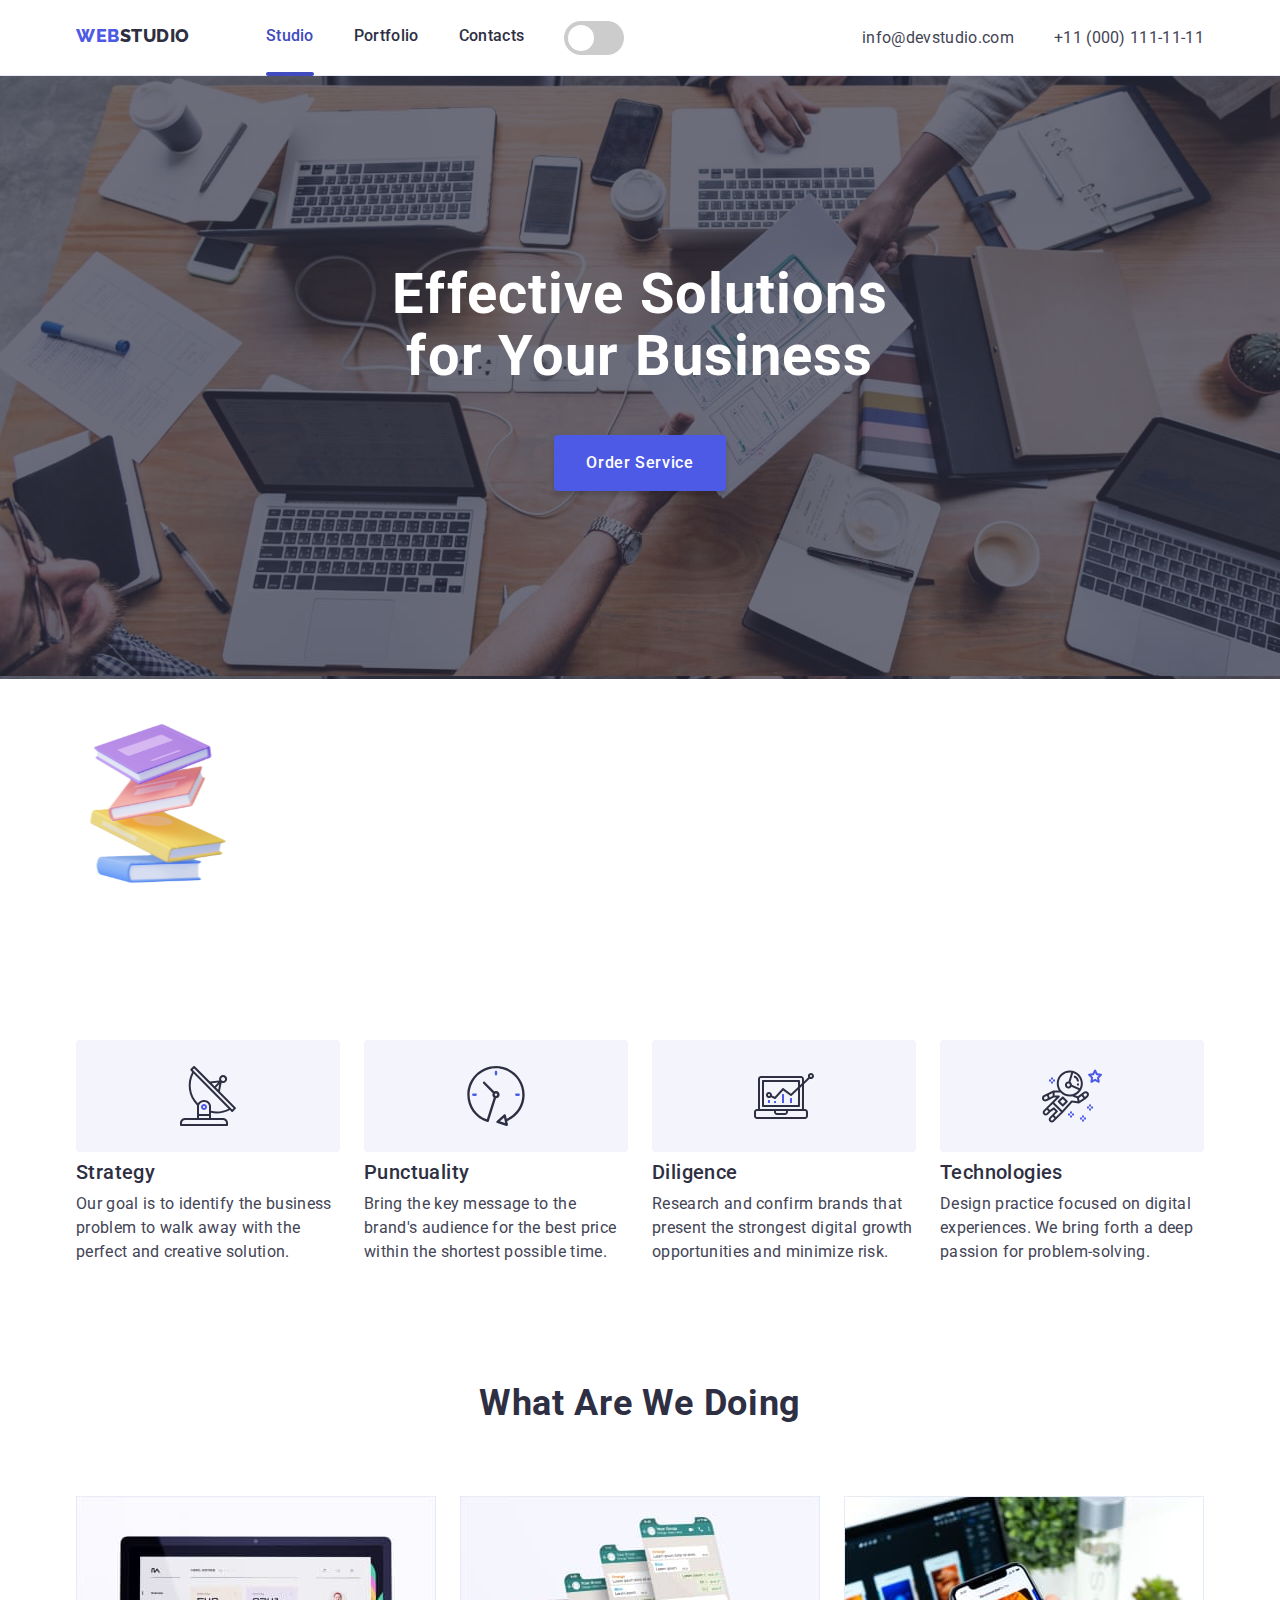
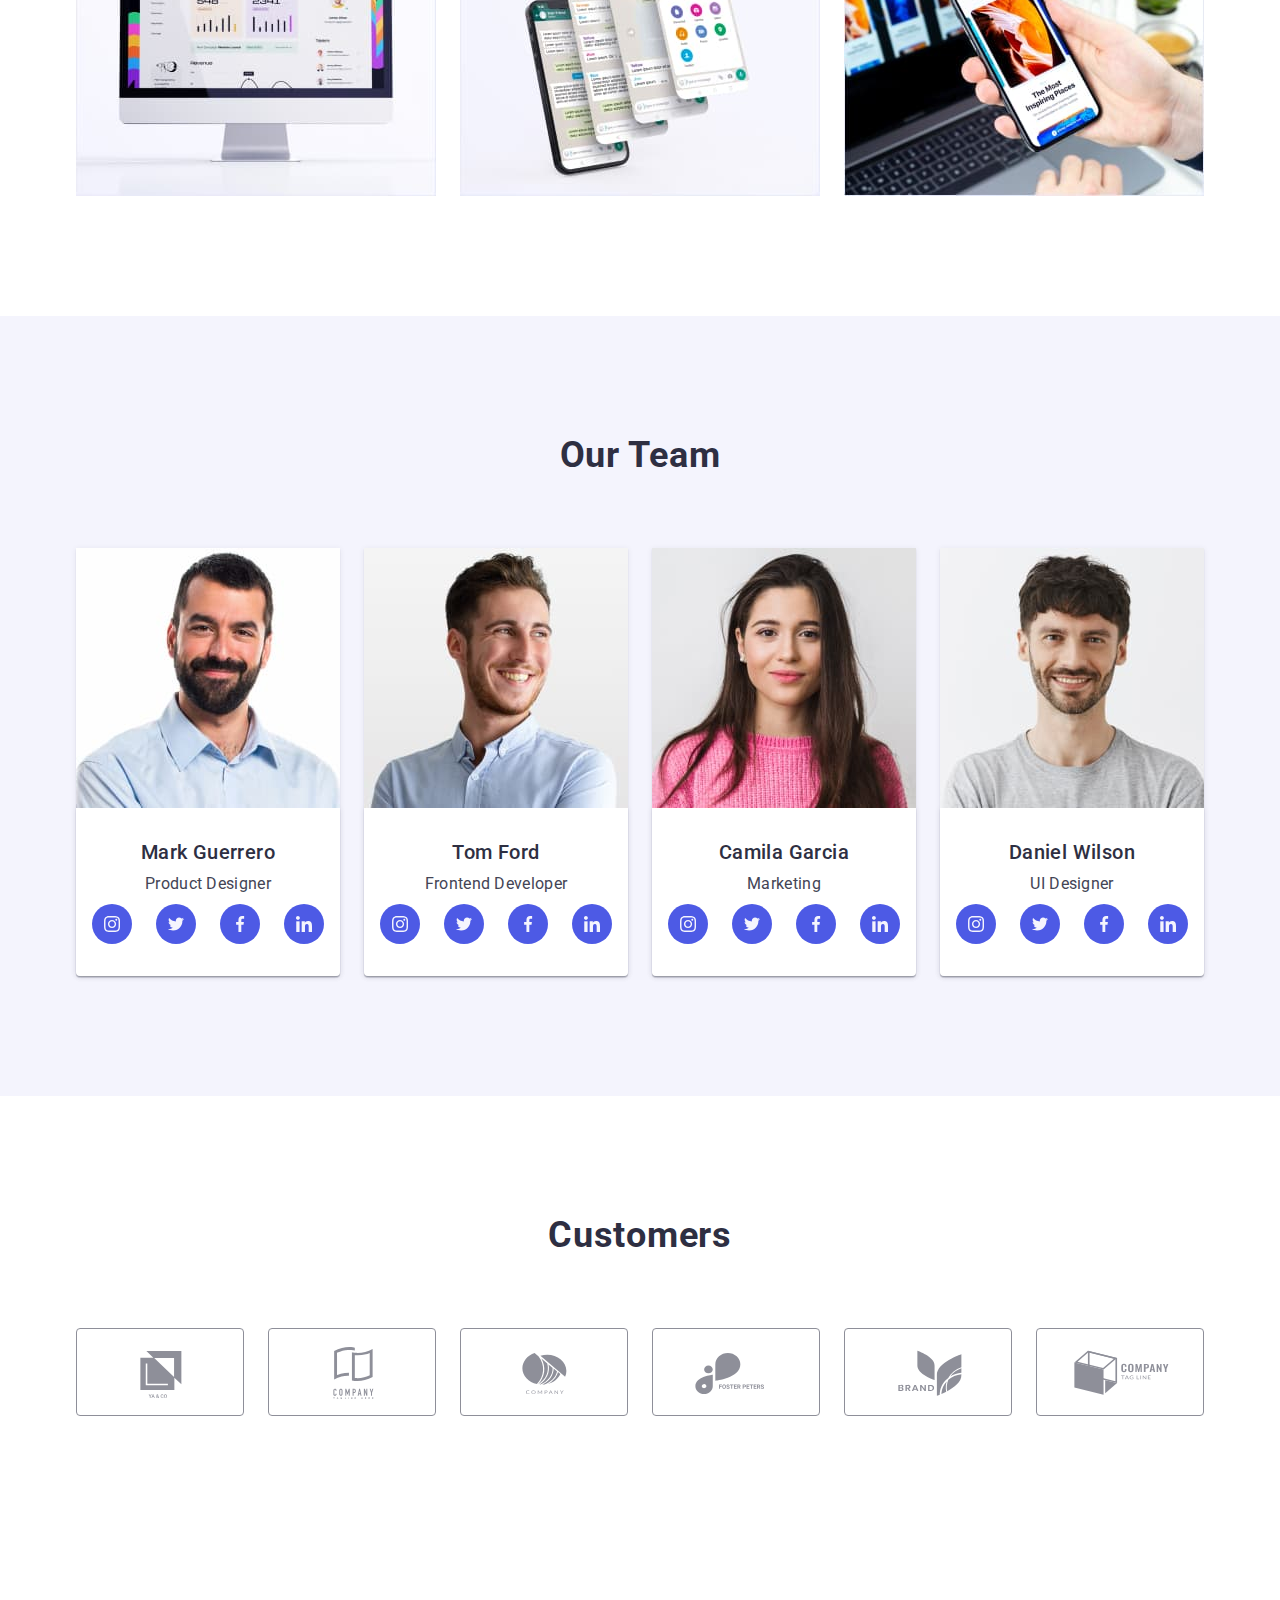
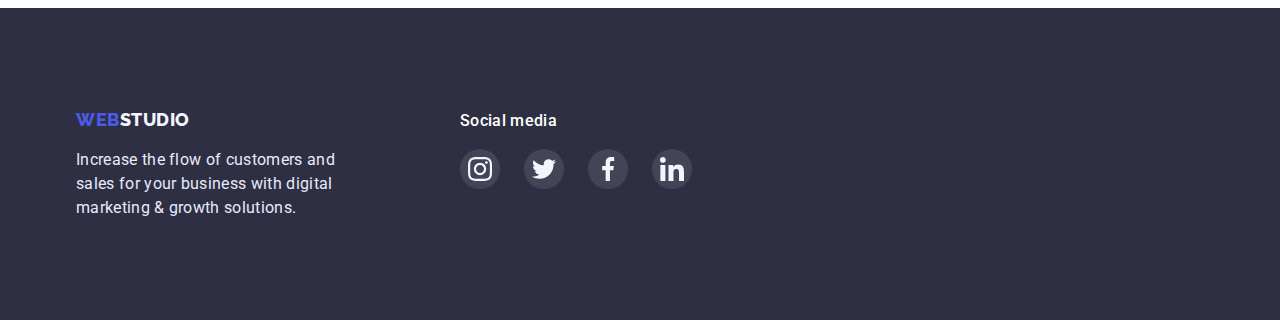
<file: index.html>
<!DOCTYPE html>
<html lang="en">
  <head>
    <meta charset="UTF-8" />
    <meta http-equiv="X-UA-Compatible" content="IE=edge" />
    <meta name="viewport" content="width=device-width, initial-scale=1.0" />
    <title>Web Studio (Version 3.0)</title>
    <link rel="preconnect" href="https://fonts.googleapis.com" />
    <link rel="preconnect" href="https://fonts.gstatic.com" crossorigin />
    <link
      href="https://fonts.googleapis.com/css2?family=Raleway:wght@800&family=Roboto:wght@400;500;700;900&display=swap"
      rel="stylesheet"
    />
    <link
      rel="stylesheet"
      href="https://cdnjs.cloudflare.com/ajax/libs/modern-normalize/1.0.0/modern-normalize.min.css"
    />
    <link rel="stylesheet" type="text/css" href="css/style.css" />
  </head>
  <body>
    <!-- Main menu -->
    <header class="header-main">
      <div class="header-container container">
        <nav class="nav-menu">
          <a class="logo-text" href="./index.html"
            ><span class="logo-color">WEB</span>STUDIO</a
          >
          <ul class="nav-list">
            <li>
              <a class="nav-link current" href="./index.html">Studio</a>
            </li>
            <li>
              <a class="nav-link" href="./portfolio.html">Portfolio</a>
            </li>
            <li>
              <a class="nav-link" href="">Contacts</a>
            </li>
            <li>
              <!-- Rounded switch -->
            </li>
          </ul>
        </nav>
        <label class="switch">
          <input type="checkbox" />
          <span class="slider round"></span>
        </label>
        <!-- Address Block -->
        <address class="address-block">
          <ul class="address-list">
            <li>
              <a class="address-list-item" href="mailto:info@devstudio.com"
                >info@devstudio.com
              </a>
            </li>
            <li>
              <a class="address-list-item" href="tel:+110001111111"
                >+11 (000) 111-11-11</a
              >
            </li>
          </ul>
        </address>
      </div>
    </header>
    <!-- Base menu -->
    <main>
      <!-- section 1 -->

      <section class="section section-hero">
        <div class="container">
          <div class="hero-content">
            <h1 class="title-btn">Effective Solutions for Your Business</h1>
            <button class="btn" type="button" data-modal-open>
              Order Service
            </button>
          </div>
        </div>
      </section>
      <div class="cover">
        <img class="img" src="images/IMG_9606 1.svg" alt="books" />
      </div>
      <!-- section 2 -->
      <section class="section">
        <!-- Feature 1 -->
        <h2 hidden>features</h2>
        <div class="container">
          <ul class="list-features">
            <li class="item-features">
              <div class="icon-features">
                <svg width="60px" height="64px">
                  <use href="./images/icons.svg#icon-antenna-1"></use>
                </svg>
              </div>
              <h3 class="title-features">Strategy</h3>
              <p class="text-features">
                Our goal is to identify the business problem to walk away with
                the perfect and creative solution.
              </p>
            </li>
            <li class="item-features">
              <div class="icon-features">
                <svg width="60px" height="64px">
                  <use href="./images/icons.svg#icon-clock-1"></use>
                </svg>
              </div>
              <h3 class="title-features">Punctuality</h3>
              <p class="text-features">
                Bring the key message to the brand's audience for the best price
                within the shortest possible time.
              </p>
            </li>
            <li class="item-features">
              <div class="icon-features">
                <svg width="60px" height="64px">
                  <use href="./images/icons.svg#icon-diagram-1"></use>
                </svg>
              </div>
              <h3 class="title-features">Diligence</h3>
              <p class="text-features">
                Research and confirm brands that present the strongest digital
                growth opportunities and minimize risk.
              </p>
            </li>
            <li class="item-features">
              <div class="icon-features">
                <svg width="60px" height="64px">
                  <use href="./images/icons.svg#icon-astronaut-1"></use>
                </svg>
              </div>
              <h3 class="title-features">Technologies</h3>
              <p class="text-features">
                Design practice focused on digital experiences. We bring forth a
                deep passion for problem-solving.
              </p>
            </li>
          </ul>
        </div>
      </section>
      <!-- section 3 -->
      <section class="section section-skills">
        <h2 class="title-section">What are we doing</h2>
        <div class="container">
          <ul class="list-skills">
            <li class="item-skills">
              <img
                src="./images/Rect1.jpg"
                alt="Diagramm on the display"
                width="360"
                height="300"
              />
            </li>
            <li class="item-skills">
              <img
                src="./images/Rect2.jpg"
                alt="Messengers on the display smartphone"
                width="360"
                height="300"
              />
            </li>
            <li class="item-skills">
              <img
                src="./images/Rect3.jpg"
                alt="Smartphone in the hand"
                width="360"
                height="300"
              />
            </li>
          </ul>
        </div>
      </section>
      <!-- section 4 -->
      <section class="section section-team">
        <h2 class="title-section">Our Team</h2>
        <div class="container">
          <ul class="list-team">
            <li class="item-team">
              <img
                src="./images/faetures1.jpg"
                alt="M.Guerrrero"
                width="264"
                height="260"
              />
              <div class="wrap-card">
                <h3 class="title-name">Mark Guerrero</h3>
                <p class="title-major">Product Designer</p>
                <ul class="list-social-media-team">
                  <li class="item-social-media">
                    <a href="" class="link-social-media">
                      <svg class="icon-social-media" width="16" height="16">
                        <use href="./images/icons.svg#icon-instagram"></use>
                      </svg>
                    </a>
                  </li>
                  <li class="item-social-media">
                    <a href="" class="link-social-media">
                      <svg class="icon-social-media" width="16" height="16">
                        <use href="./images/icons.svg#icon-twitter"></use>
                      </svg>
                    </a>
                  </li>
                  <li class="item-social-media">
                    <a href="" class="link-social-media">
                      <svg class="icon-social-media" width="16" height="16">
                        <use href="./images/icons.svg#icon-facebook"></use>
                      </svg>
                    </a>
                  </li>
                  <li class="item-social-media">
                    <a href="" class="link-social-media">
                      <svg class="icon-social-media" width="16" height="16">
                        <use href="./images/icons.svg#icon-linkedin"></use>
                      </svg>
                    </a>
                  </li>
                </ul>
              </div>
            </li>
            <li class="item-team">
              <img
                src="./images/features2.jpg"
                alt="Tom Ford"
                width="264"
                height="260"
              />
              <div class="wrap-card">
                <h3 class="title-name">Tom Ford</h3>
                <p class="title-major">Frontend Developer</p>
                <ul class="list-social-media-team">
                  <li class="item-social-media">
                    <a href="" class="link-social-media">
                      <svg class="icon-social-media" width="16" height="16">
                        <use href="./images/icons.svg#icon-instagram"></use>
                      </svg>
                    </a>
                  </li>
                  <li class="item-social-media">
                    <a href="" class="link-social-media">
                      <svg class="icon-social-media" width="16" height="16">
                        <use href="./images/icons.svg#icon-twitter"></use>
                      </svg>
                    </a>
                  </li>
                  <li class="item-social-media">
                    <a href="" class="link-social-media">
                      <svg class="icon-social-media" width="16" height="16">
                        <use href="./images/icons.svg#icon-facebook"></use>
                      </svg>
                    </a>
                  </li>
                  <li class="item-social-media">
                    <a href="" class="link-social-media">
                      <svg class="icon-social-media" width="16" height="16">
                        <use href="./images/icons.svg#icon-linkedin"></use>
                      </svg>
                    </a>
                  </li>
                </ul>
              </div>
            </li>
            <li class="item-team">
              <img
                src="./images/features3.jpg"
                alt="Camila Garcia"
                width="264"
                height="260"
              />
              <div class="wrap-card">
                <h3 class="title-name">Camila Garcia</h3>
                <p class="title-major">Marketing</p>
                <ul class="list-social-media-team">
                  <li class="item-social-media">
                    <a href="" class="link-social-media">
                      <svg class="icon-social-media" width="16" height="16">
                        <use href="./images/icons.svg#icon-instagram"></use>
                      </svg>
                    </a>
                  </li>
                  <li class="item-social-media">
                    <a href="" class="link-social-media">
                      <svg class="icon-social-media" width="16" height="16">
                        <use href="./images/icons.svg#icon-twitter"></use>
                      </svg>
                    </a>
                  </li>
                  <li class="item-social-media">
                    <a href="" class="link-social-media">
                      <svg class="icon-social-media" width="16" height="16">
                        <use href="./images/icons.svg#icon-facebook"></use>
                      </svg>
                    </a>
                  </li>
                  <li class="item-social-media">
                    <a href="" class="link-social-media">
                      <svg class="icon-social-media" width="16" height="16">
                        <use href="./images/icons.svg#icon-linkedin"></use>
                      </svg>
                    </a>
                  </li>
                </ul>
              </div>
            </li>
            <li class="item-team">
              <img
                src="./images/features4.jpg"
                alt="Daniel Wilson"
                width="264"
                height="260"
              />
              <div class="wrap-card">
                <h3 class="title-name">Daniel Wilson</h3>
                <p class="title-major">UI Designer</p>
                <ul class="list-social-media-team">
                  <li class="item-social-media">
                    <a href="" class="link-social-media">
                      <svg class="icon-social-media" width="16" height="16">
                        <use href="./images/icons.svg#icon-instagram"></use>
                      </svg>
                    </a>
                  </li>
                  <li class="item-social-media">
                    <a href="" class="link-social-media">
                      <svg class="icon-social-media" width="16" height="16">
                        <use href="./images/icons.svg#icon-twitter"></use>
                      </svg>
                    </a>
                  </li>
                  <li class="item-social-media">
                    <a href="" class="link-social-media">
                      <svg class="icon-social-media" width="16" height="16">
                        <use href="./images/icons.svg#icon-facebook"></use>
                      </svg>
                    </a>
                  </li>
                  <li class="item-social-media">
                    <a href="" class="link-social-media">
                      <svg class="icon-social-media" width="16" height="16">
                        <use href="./images/icons.svg#icon-linkedin"></use>
                      </svg>
                    </a>
                  </li>
                </ul>
              </div>
            </li>
          </ul>
        </div>
      </section>
      <section class="section customers">
        <h2 class="title-section">Customers</h2>
        <ul class="list-customers">
          <li class="customers-item">
            <a class="customers-link" href="">
              <svg class="customers-icon">
                <use href="./images/icons.svg#icon-logo"></use>
              </svg>
            </a>
          </li>
          <li class="customers-item">
            <a class="customers-link" href="">
              <svg class="customers-icon">
                <use href="./images/icons.svg#icon-logo1"></use>
              </svg>
            </a>
          </li>
          <li class="customers-item">
            <a class="customers-link" href="">
              <svg class="customers-icon">
                <use href="./images/icons.svg#icon-logo2"></use>
              </svg>
            </a>
          </li>
          <li class="customers-item">
            <a class="customers-link" href="">
              <svg class="customers-icon">
                <use href="./images/icons.svg#icon-logo3"></use>
              </svg>
            </a>
          </li>
          <li class="customers-item">
            <a class="customers-link" href="">
              <svg class="customers-icon">
                <use href="./images/icons.svg#icon-logo4"></use>
              </svg>
            </a>
          </li>
          <li class="customers-item">
            <a class="customers-link" href="">
              <svg class="customers-icon">
                <use href="./images/icons.svg#icon-logo5"></use>
              </svg>
            </a>
          </li>
        </ul>
      </section>
    </main>
    <!-- footer -->
    <footer class="footer">
      <div class="container">
        <div class="footer-container">
          <a class="footer-logo-text" href="./index.html"
            ><span class="logo-color">Web</span>Studio</a
          >
          <p class="text-footer">
            Increase the flow of customers and sales for your business with
            digital marketing & growth solutions.
          </p>
        </div>
        <div class="footer-social-media">
          <p class="footer-title">Social media</p>
          <ul class="footer-list">
            <li class="footer-item">
              <a class="footer-link" href="">
                <svg class="footer-icon" width="24" height="24">
                  <use href="./images/icons.svg#icon-instagram"></use>
                </svg>
              </a>
            </li>
            <li class="footer-item">
              <a class="footer-link" href="">
                <svg class="footer-icon" width="24" height="24">
                  <use href="./images/icons.svg#icon-twitter"></use>
                </svg>
              </a>
            </li>
            <li class="footer-item">
              <a class="footer-link" href="">
                <svg class="footer-icon" width="24" height="24">
                  <use href="./images/icons.svg#icon-facebook"></use>
                </svg>
              </a>
            </li>
            <li class="footer-item">
              <a class="footer-link" href="">
                <svg class="footer-icon" width="24" height="24">
                  <use href="./images/icons.svg#icon-linkedin"></use>
                </svg>
              </a>
            </li>
          </ul>
        </div>
      </div>
    </footer>
    <div class="backdrop is-hidden" data-modal>
      <div class="modal">
        <button class="btn-modal" type="button" data-modal-close>
          <svg class="footer-icon" width="24" height="24">
            <use href="./images/icons.svg#icon-vector"></use>
          </svg>
        </button>
      </div>
    </div>
    <script src="./js/modal.js"></script>
    <script type="module" src="./js/toggle-themes.js"></script>
  </body>
</html>
</file>
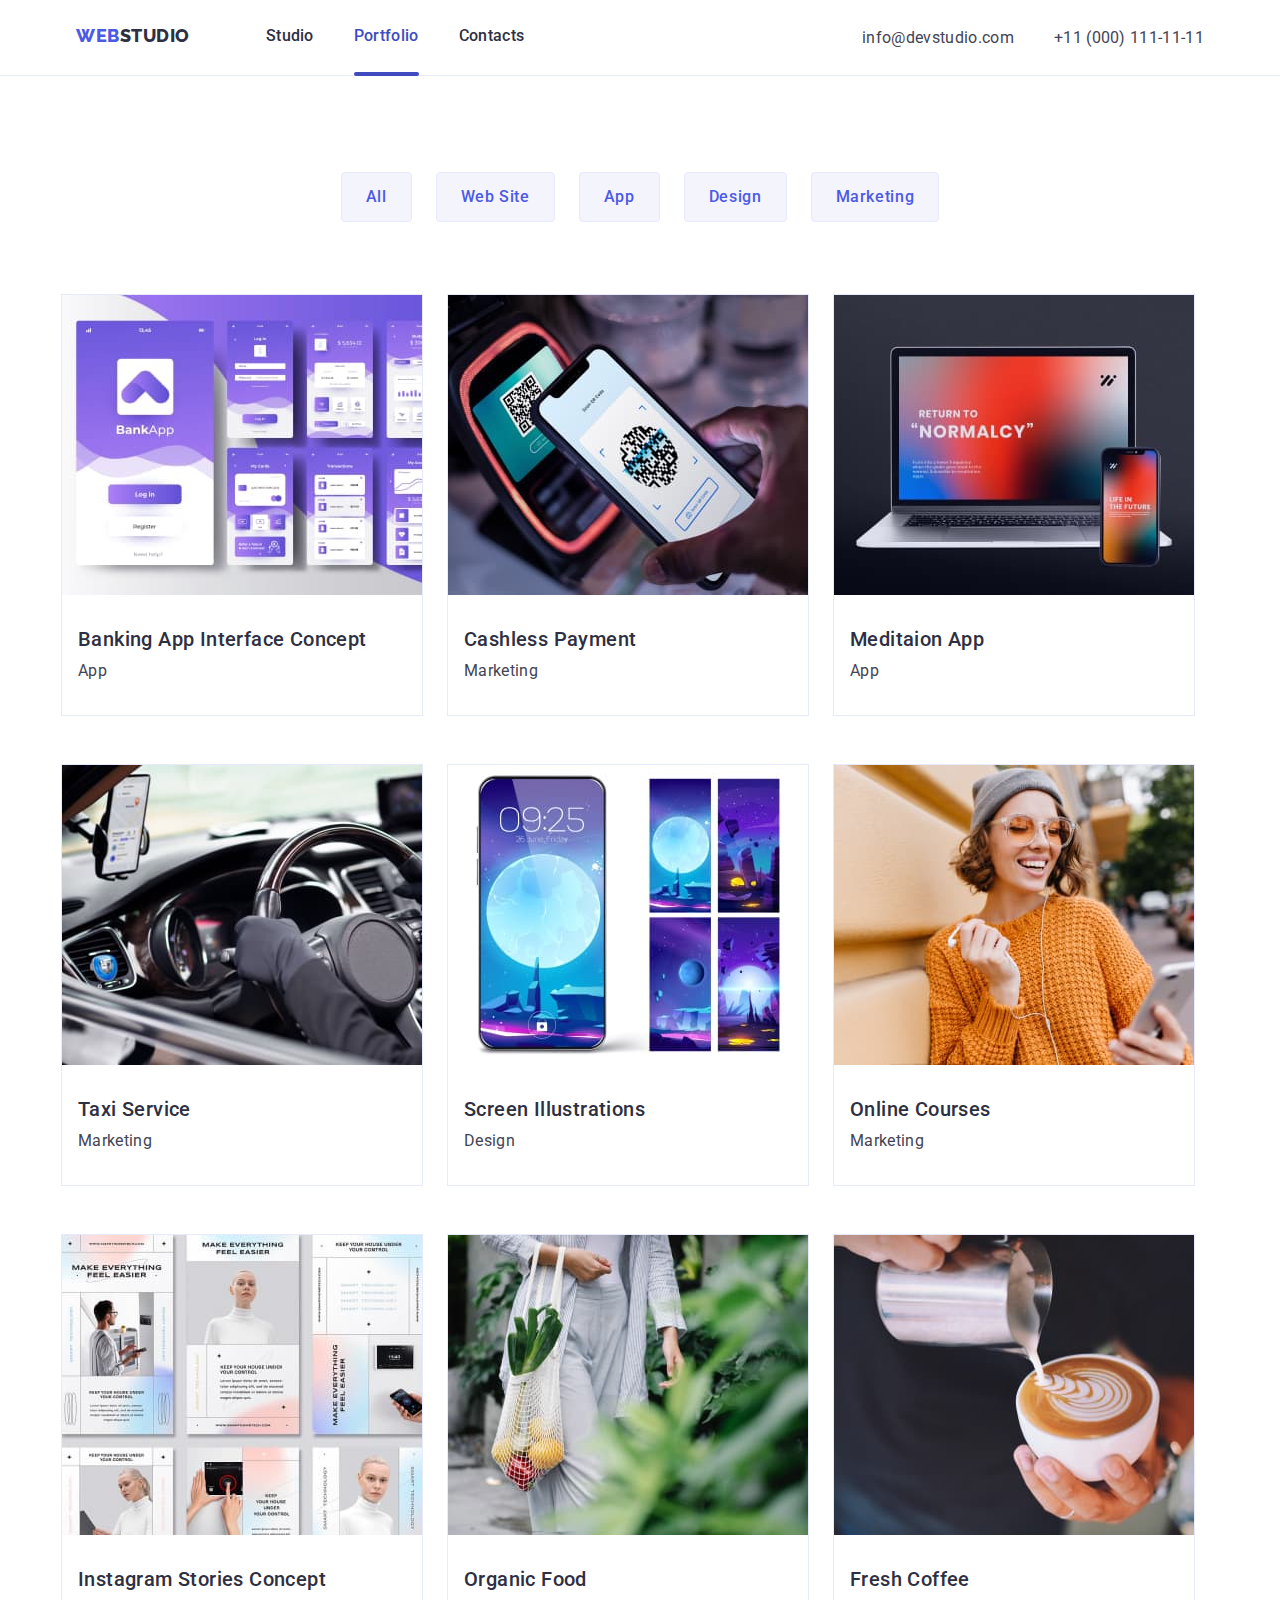
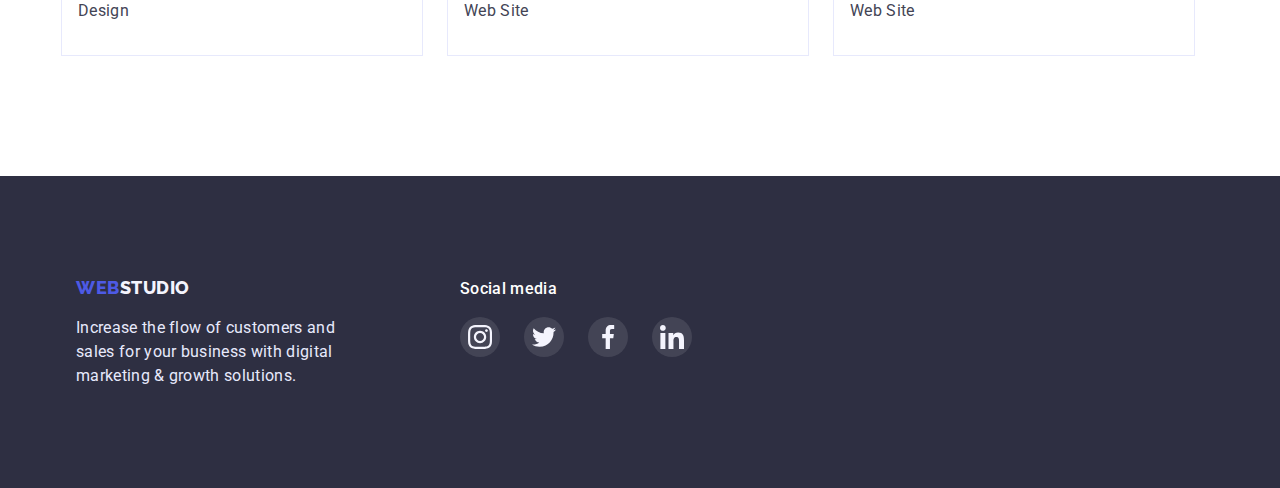
<file: portfolio.html>
<!DOCTYPE html>
<html lang="en">
  <head>
    <meta charset="UTF-8" />
    <meta http-equiv="X-UA-Compatible" content="IE=edge" />
    <meta name="viewport" content="width=device-width, initial-scale=1.0" />
    <title>Web Studio (Version 3.0)</title>
    <link rel="preconnect" href="https://fonts.googleapis.com" />
    <link rel="preconnect" href="https://fonts.gstatic.com" crossorigin />
    <link
      href="https://fonts.googleapis.com/css2?family=Raleway:wght@800&family=Roboto:wght@400;500;700;900&display=swap"
      rel="stylesheet"
    />
    <link
      rel="stylesheet"
      href="https://cdnjs.cloudflare.com/ajax/libs/modern-normalize/1.0.0/modern-normalize.min.css"
    />
    <link href="./css/style.css" rel="stylesheet" type="text/css" />
  </head>
  <body>
    <!-- Main menu -->
    <header class="header-main">
      <div class="header-container container">
        <nav class="nav-menu">
          <a class="logo-text" href="./index.html"
            ><span class="logo-color">Web</span>Studio</a
          >
          <ul class="nav-list">
            <li><a class="nav-link" href="./index.html">Studio</a></li>
            <li>
              <a class="nav-link current" href="./portfolio.html">Portfolio</a>
            </li>
            <li><a class="nav-link" href="">Contacts</a></li>
          </ul>
        </nav>
        <!-- Address Block -->
        <address class="address-block">
          <ul class="address-list">
            <li>
              <a class="address-list-item" href="mailto:info@devstudio.com"
                >info@devstudio.com
              </a>
            </li>
            <li>
              <a class="address-list-item" href="tel:+110001111111"
                >+11 (000) 111-11-11</a
              >
            </li>
          </ul>
        </address>
      </div>
    </header>
    <!-- Base menu -->
    <main>
      <!-- Section main -->
      <section class="section section-main">
        <h1 class="visually-hidden"></h1>
        <!-- List filters buttons -->
        <div class="container container-portfolio">
          <ul class="filters-list">
            <li><button class="filter-btn" type="button">All</button></li>
            <li><button class="filter-btn" type="button">Web Site</button></li>
            <li><button class="filter-btn" type="button">App</button></li>
            <li><button class="filter-btn" type="button">Design</button></li>
            <li><button class="filter-btn" type="button">Marketing</button></li>
          </ul>
          <!-- list cards -->
          <ul class="list-cards">
            <li class="card-item">
              <a href="#" class="link link-portfolio-cards">
                <div class="card-wrap-cover">
                  <img
                    src="./images/port 1.jpg"
                    alt="banking app"
                    width="360"
                    height="300"
                  />
                  <p class="text-cover">
                    14 Stylish and User-Friendly App Design Concepts · Task
                    Manager App · Calorie Tracker App · Exotic Fruit Ecommerce
                    App · Cloud Storage App
                  </p>
                </div>
                <div class="card-wrap-gallery">
                  <h2 class="title-card">Banking App Interface Concept</h2>
                  <p class="text-card">App</p>
                </div>
              </a>
            </li>
            <li class="card-item">
              <a href="#" class="link link-portfolio-cards">
                <div class="card-wrap-cover">
                  <img
                    src="./images/port 2.jpg"
                    alt="Cashless Payment"
                    width="360"
                    height="300"
                  />
                  <p class="text-cover">
                    14 Stylish and User-Friendly App Design Concepts · Task
                    Manager App · Calorie Tracker App · Exotic Fruit Ecommerce
                    App · Cloud Storage App
                  </p>
                </div>
                <div class="card-wrap-gallery">
                  <h2 class="title-card">Cashless Payment</h2>
                  <p class="text-card">Marketing</p>
                </div>
              </a>
            </li>
            <li class="card-item">
              <a href="#" class="link link-portfolio-cards">
                <div class="card-wrap-cover">
                  <img
                    src="./images/port 3.jpg"
                    alt="Meditaion App"
                    width="360"
                    height="300"
                  />
                  <p class="text-cover">
                    14 Stylish and User-Friendly App Design Concepts · Task
                    Manager App · Calorie Tracker App · Exotic Fruit Ecommerce
                    App · Cloud Storage App
                  </p>
                </div>
                <div class="card-wrap-gallery">
                  <h2 class="title-card">Meditaion App</h2>
                  <p class="text-card">App</p>
                </div>
              </a>
            </li>
            <li class="card-item">
              <a href="#" class="link link-portfolio-cards">
                <div class="card-wrap-cover">
                  <img
                    src="./images/port 4.jpg"
                    alt="Taxi Service"
                    width="360"
                    height="300"
                  />
                  <p class="text-cover">
                    14 Stylish and User-Friendly App Design Concepts · Task
                    Manager App · Calorie Tracker App · Exotic Fruit Ecommerce
                    App · Cloud Storage App
                  </p>
                </div>
                <div class="card-wrap-gallery">
                  <h2 class="title-card">Taxi Service</h2>
                  <p class="text-card">Marketing</p>
                </div>
              </a>
            </li>
            <li class="card-item">
              <a href="#" class="link link-portfolio-cards">
                <div class="card-wrap-cover">
                  <img
                    src="./images/port 5.jpg"
                    alt="Screen Illustrations"
                    width="360"
                    height="300"
                  />
                  <p class="text-cover">
                    14 Stylish and User-Friendly App Design Concepts · Task
                    Manager App · Calorie Tracker App · Exotic Fruit Ecommerce
                    App · Cloud Storage App
                  </p>
                </div>
                <div class="card-wrap-gallery">
                  <h2 class="title-card">Screen Illustrations</h2>
                  <p class="text-card">Design</p>
                </div>
              </a>
            </li>
            <li class="card-item">
              <a href="#" class="link link-portfolio-cards">
                <div class="card-wrap-cover">
                  <img
                    src="./images/port 6.jpg"
                    alt="Online Courses"
                    width="360"
                    height="300"
                  />
                  <p class="text-cover">
                    14 Stylish and User-Friendly App Design Concepts · Task
                    Manager App · Calorie Tracker App · Exotic Fruit Ecommerce
                    App · Cloud Storage App
                  </p>
                </div>
                <div class="card-wrap-gallery">
                  <h2 class="title-card">Online Courses</h2>
                  <p class="text-card">Marketing</p>
                </div>
              </a>
            </li>
            <li class="card-item">
              <a href="#" class="link link-portfolio-cards">
                <div class="card-wrap-cover">
                  <img
                    src="./images/port 7.jpg"
                    alt="Instagram Stories Concept"
                    width="360"
                    height="300"
                  />
                  <p class="text-cover">
                    14 Stylish and User-Friendly App Design Concepts · Task
                    Manager App · Calorie Tracker App · Exotic Fruit Ecommerce
                    App · Cloud Storage App
                  </p>
                </div>
                <div class="card-wrap-gallery">
                  <h2 class="title-card">Instagram Stories Concept</h2>
                  <p class="text-card">Design</p>
                </div>
              </a>
            </li>
            <li class="card-item">
              <a href="#" class="link link-portfolio-cards">
                <div class="card-wrap-cover">
                  <img
                    src="./images/port 8.jpg"
                    alt="Organic Food"
                    width="360"
                    height="300"
                  />
                  <p class="text-cover">
                    14 Stylish and User-Friendly App Design Concepts · Task
                    Manager App · Calorie Tracker App · Exotic Fruit Ecommerce
                    App · Cloud Storage App
                  </p>
                </div>
                <div class="card-wrap-gallery">
                  <h2 class="title-card">Organic Food</h2>
                  <p class="text-card">Web Site</p>
                </div>
              </a>
            </li>
            <li class="card-item">
              <a href="#" class="link-portfolio-cards">
                <div class="card-wrap-cover">
                  <img
                    src="./images/port 9.jpg"
                    alt="Fresh Coffee"
                    width="360"
                    height="300"
                  />
                  <p class="text-cover">
                    14 Stylish and User-Friendly App Design Concepts · Task
                    Manager App · Calorie Tracker App · Exotic Fruit Ecommerce
                    App · Cloud Storage App
                  </p>
                </div>
                <div class="card-wrap-gallery">
                  <h2 class="title-card">Fresh Coffee</h2>
                  <p class="text-card">Web Site</p>
                </div>
              </a>
            </li>
          </ul>
        </div>
      </section>
    </main>
    <!-- footer -->
    <footer class="footer">
      <div class="container">
        <div class="footer-container">
          <a class="footer-logo-text" href="./index.html"
            ><span class="logo-color">Web</span>Studio</a
          >
          <p class="text-footer">
            Increase the flow of customers and sales for your business with
            digital marketing & growth solutions.
          </p>
        </div>
        <div class="footer-social-media">
          <p class="footer-title">Social media</p>
          <ul class="footer-list">
            <li class="footer-item">
              <a class="footer-link" href="#">
                <svg class="footer-icon" width="24" height="24">
                  <use href="./images/icons.svg#icon-instagram"></use>
                </svg>
              </a>
            </li>
            <li class="footer-item">
              <a class="footer-link" href="#">
                <svg class="footer-icon" width="24" height="24">
                  <use href="./images/icons.svg#icon-twitter"></use>
                </svg>
              </a>
            </li>
            <li class="footer-item">
              <a class="footer-link" href="#">
                <svg class="footer-icon" width="24" height="24">
                  <use href="./images/icons.svg#icon-facebook"></use>
                </svg>
              </a>
            </li>
            <li class="footer-item">
              <a class="footer-link" href="#">
                <svg class="footer-icon" width="24" height="24">
                  <use href="./images/icons.svg#icon-linkedin"></use>
                </svg>
              </a>
            </li>
          </ul>
        </div>
      </div>
    </footer>
  </body>
</html>
</file>
<file: css/style.css>
h1,
h2,
h3,
p {
  margin-top: 0;
  margin-bottom: 0;
}
ul {
  margin: 0;
  padding-left: 0;
}
button {
  cursor: pointer;
}
img {
  display: block;
}

body {
  font-family: "Roboto", sans-serif;
}
:root {
  --color-nav: #2e2f42;
  --hover-focus-color-nav: #434455;
  --color-change-logo: #4d5ae5;
  --color-background: #ffffff;
  --color-btn: #f4f4fd;
  --color-footer: #e7e9fc;
  --color-address: #404bbf;
  --color-icon: #8e8f99;
  --color-back-modal: #fcfcfc;
  --color-hover-footer-icon: #31d0aa;
  --hover-transition: 250ms cubic-bezier(0.4, 0, 0.2, 1);
}
.section {
  padding-top: 120px;
  padding-bottom: 120px;
}
/* Header */
.header-main {
  border-bottom: 1px solid var(--color-footer);
  height: 76px;
}
.container {
  width: 1158px;
  padding-left: 15px;
  padding-right: 15px;
  margin-left: auto;
  margin-right: auto;
}
.header-container {
  display: flex;
  align-items: center;
}
.address-block {
  margin-left: auto;
}
.address-list {
  display: flex;
  align-items: center;
}
.nav-link:hover,
.nav-link:focus,
.nav-link.current {
  color: var(--color-address);
  position: relative;
}
.nav-menu {
  display: flex;
}
.nav-link {
  font-weight: 500;
  font-size: 16px;
  line-height: 1.5;
  letter-spacing: 0.02em;
  color: var(--color-nav);
  text-decoration: none;

  display: block;
  padding-top: 24px;
  padding-bottom: 28px;

  transition: color var(--hover-transition);
}
.nav-link.current::after {
  display: block;
  content: "";
  position: absolute;

  height: 4px;
  left: 0px;
  width: 100%;
  bottom: 0;
  pointer-events: none;

  background: var(--color-address);
  border-radius: 2px;
}
.logo-text {
  font-family: "Raleway";
  font-weight: 800;
  font-size: 18px;
  line-height: 1.33;
  letter-spacing: 0.03em;
  text-transform: uppercase;
  color: var(--color-nav);
  text-decoration: none;

  margin-right: 76px;
  padding-top: 24px;
  padding-bottom: 28px;
}
.logo-color {
  color: var(--color-change-logo);
}

.nav-list {
  list-style-type: none;
  display: flex;
  gap: 40px;
}

.nav-list-item {
  font-weight: 500;
  font-size: 16px;
  line-height: 1.5;
  letter-spacing: 0.02em;
  color: var(--color-nav);
}
/* address list */
.address-list {
  list-style-type: none;
  display: flex;
  gap: 40px;
}
.address-list-item {
  text-decoration: none;
  color: var(--hover-focus-color-nav);
  font-style: normal;
  font-weight: 400;
  font-size: 16px;
  line-height: 1.5;
  letter-spacing: 0.02em;
  transition: color var(--hover-transition);
}

.address-list-item:hover,
.address-list-item:focus {
  color: var(--color-address);
}
.visually-hidden {
  position: absolute;
  white-space: nowrap;
  width: 1px;
  height: 1px;
  overflow: hidden;
  border: 0;
  padding: 0;
  clip: rect(0 0 0 0);
  clip-path: inset(50%);
  margin: -1px;
}
/* section hero */
.section-hero {
  background: var(--color-nav);

  margin-left: auto;
  margin-right: auto;
  max-width: 1440px;
  background-image: linear-gradient(
      to right,
      rgba(46, 47, 66, 0.7),
      rgba(46, 47, 66, 0.7)
    ),
    url(../images/people-office.jpg);

  padding-top: 188px;
  padding-bottom: 188px;
}
.hero-content {
  max-width: 496px;
  margin-left: auto;
  margin-right: auto;
}
.list-features {
  list-style-type: none;
}
.title-btn {
  font-weight: 700;
  font-size: 56px;
  line-height: 1.1;
  text-align: center;
  letter-spacing: 0.02em;
  color: var(--color-background);
}
.btn:hover,
.btn:focus {
  background: var(--color-address);
}
.btn {
  font-family: "Roboto";
  background: var(--color-change-logo);
  font-weight: 500;
  font-size: 16px;
  line-height: 1.5;
  letter-spacing: 0.04em;
  color: var(--color-background);
  cursor: pointer;
  border: 0;

  box-shadow: 0px 4px 4px rgb(0 0 0 / 15%);
  margin-top: 48px;
  margin-left: auto;
  margin-right: auto;
  padding: 16px 32px;
  display: block;
  border-radius: 4px;

  transition: background var(--hover-transition);
}
/* Features section */
.list-features-icon,
.item-features,
.item-skills,
.item-team {
  list-style-type: none;
}
.list-features {
  display: flex;
  gap: 24px;
}
.icon-features {
  display: flex;
  justify-content: center;
  align-items: center;

  width: 264px;
  height: 112px;
  border-radius: 4px;
  margin-bottom: 8px;
  background-color: var(--color-btn);
}
.title-features {
  font-weight: 500;
  font-size: 20px;
  line-height: 1.2;
  letter-spacing: 0.02em;
  color: var(--color-nav);
}
.text-features {
  font-size: 16px;
  line-height: 1.5;
  letter-spacing: 0.02em;
  color: var(--hover-focus-color-nav);

  margin-top: 8px;
}
/* section skills */
.section-skills {
  padding-top: 0;
}
.list-skills {
  display: flex;
  gap: 24px;
}
.title-section {
  font-weight: 700;
  font-size: 36px;
  line-height: 1.11;
  letter-spacing: 0.02em;
  text-transform: capitalize;
  color: var(--color-nav);

  margin-bottom: 72px;
  text-align: center;
}

/* section team */
.section-team {
  background: var(--color-btn);
}
.list-team {
  display: flex;
  gap: 24px;
}
.title-name {
  font-weight: 500;
  font-size: 20px;
  line-height: 1.2;
  letter-spacing: 0.02em;
  color: var(--color-nav);

  text-align: center;
  margin-bottom: 8px;
}
.title-major {
  font-size: 16px;
  line-height: 1.5;
  letter-spacing: 0.02em;
  color: var(--hover-focus-color-nav);

  text-align: center;
}
.wrap-card {
  padding: 32px 16px;
  box-shadow: 0px 1px 6px rgba(46, 47, 66, 0.08),
    0px 1px 1px rgba(46, 47, 66, 0.16), 0px 2px 1px rgba(46, 47, 66, 0.08);
  border-radius: 0px 0px 4px 4px;
  background: var(--color-background);
}
.list-social-media-team {
  display: flex;
  gap: 24px;
  list-style-type: none;
  margin-top: 8px;
}
.item-social-media {
  width: 40px;
  height: 40px;
}
.link-social-media {
  background-color: var(--color-change-logo);
  width: 100%;
  height: 100%;
  display: flex;
  justify-content: center;
  align-items: center;
  border-radius: 50%;

  transition: background-color var(--hover-transition);
}

.item-team {
  box-shadow: 0px 1px 6px rgba(46, 47, 66, 0.08),
    0px 1px 1px rgba(46, 47, 66, 0.16), 0px 2px 1px rgba(46, 47, 66, 0.08);
  border-radius: 0px 0px 4px 4px;
}
.link-social-media:is(:hover, :focus) {
  background-color: var(--color-address);
}
/* Customers */
.customers {
  font-weight: 700;
  font-size: 36px;
  line-height: 1.11;
  text-align: center;
  margin-bottom: 72px;
  letter-spacing: 0.02em;
  text-transform: capitalize;
  color: var(--color-nav);
}
.list-customers {
  display: flex;
  gap: 24px;
  list-style-type: none;
  justify-content: center;
}
.customers-link {
  display: flex;
  justify-content: center;
  align-items: center;
  border: 1px solid var(--color-icon);
  border-radius: 4px;
  width: 168px;
  height: 88px;
  fill: var(--color-icon);

  transition: border-color var(--hover-transition), fill var(--hover-transition);
}
.customers-link:is(:hover, :focus) {
  fill: var(--color-address);
  border-color: var(--color-address);
}
.customers-icon {
  width: 104px;
  height: 56px;
}
/* footer */
.footer-logo-text {
  font-family: "Raleway";
  font-weight: 800;
  font-size: 18px;
  line-height: 1.33;
  font-weight: 800;
  letter-spacing: 0.03em;
  text-transform: uppercase;
  color: var(--color-btn);
  text-decoration: none;
}
.text-footer {
  font-weight: 400;
  font-size: 16px;
  line-height: 1.5;
  letter-spacing: 0.02em;
  color: var(--color-footer);

  margin-top: 16px;
  display: block;
  width: 264px;
}
.footer .container {
  display: flex;
  align-items: baseline;
}
.footer-container {
  margin-right: 120px;
  max-width: 264px;
}
.footer {
  background: var(--color-nav);
  padding-top: 100px;
  padding-bottom: 100px;
}
.footer-social-media {
  font-family: "Roboto";
  font-weight: 500;
  font-size: 16px;
  line-height: 1.5;
  letter-spacing: 0.02em;
  color: var(--color-background);
}

.footer-list {
  display: flex;
  gap: 24px;
  margin-top: 16px;
  list-style-type: none;
}
.footer-item {
  width: 40px;
  height: 40px;
  color: var(--color-background);
}
.footer-icon {
  width: 24px;
  height: 24px;
}

.footer-link {
  display: flex;
  justify-content: center;
  align-items: center;
  width: 100%;
  height: 100%;
  background: rgba(255, 255, 255, 0.1);
  border-radius: 50%;

  transition: background-color var(--hover-transition);
}
.footer-link:is(:hover, :focus) {
  background-color: var(--color-hover-footer-icon);
}

/* styles for portfolio */
/* filters buttons */
.section-main {
  padding-top: 96px;
}
.container-portfolio {
  padding-left: 0;
  padding-right: 0;
}
.filter-btn:hover,
.filter-btn:focus {
  background-color: var(--color-address);
  color: var(--color-background);
  box-shadow: 0px 3px 1px rgba(0, 0, 0, 0.1), 0px 2px 1px rgba(0, 0, 0, 0.08),
    0px 2px 2px rgba(0, 0, 0, 0.12);
  border-color: transparent;
}
.filter-btn {
  font-family: "Roboto";
  font-weight: 500;
  font-size: 16px;
  line-height: 1.5;
  letter-spacing: 0.04em;
  color: var(--color-change-logo);
  cursor: pointer;
  background-color: var(--color-btn);

  padding: 12px 24px;
  border: 1px solid var(--color-footer);
  border-radius: 4px;

  transition: color var(--hover-transition),
    background-color var(--hover-transition),
    border-color var(--hover-transition), box-shadow var(--hover-transition);
}
.filters-list {
  list-style-type: none;
  display: flex;
  gap: 24px;
  justify-content: center;
  margin-bottom: 72px;
}

/* list cards */
.list-cards {
  display: flex;
  gap: 48px 24px;
  flex-wrap: wrap;
}
.card-item {
  list-style-type: none;

  transition: transform var(--hover-transition);
}
.card-wrap-cover {
  position: relative;
  overflow: hidden;
}
.card-item:hover .text-cover {
  transform: translateY(0);
}
.text-cover {
  font-weight: 400;
  font-size: 16px;
  line-height: 1.5;
  letter-spacing: 0.02em;
  color: var(--color-btn);
  background: var(--color-change-logo);
  background-blend-mode: soft-light;
  mix-blend-mode: normal;
  height: 100%;
  position: absolute;
  top: 0;
  transform: translateY(100%);
  transition: transform 250ms linear;
  padding: 40px 32px 164px 32px;
}
.title-card {
  font-weight: 500;
  font-size: 20px;
  line-height: 1.2;
  letter-spacing: 0.02em;
  color: var(--color-nav);
}
.text-card {
  font-weight: 400;
  font-size: 16px;
  line-height: 1.5;
  letter-spacing: 0.02em;
  color: var(--hover-focus-color-nav);

  margin-top: 8px;
}
.card-wrap-gallery {
  padding: 32px 16px 32px 16px;
  border-top: 0;
}
.link-portfolio-cards {
  text-decoration: none;
  display: block;
  border: 1px solid var(--color-footer);
  background: var(--color-background);

  transition: border var(--hover-transition), box-shadow var(--hover-transition);
}
.link-portfolio-cards:is(:hover, :focus) {
  border: 1px solid var(--color-btn);
  box-shadow: 0px 1px 6px rgba(46, 47, 66, 0.08),
    0px 1px 1px rgba(46, 47, 66, 0.16), 0px 2px 1px rgba(46, 47, 66, 0.08);
}
/* Backdrop */
.backdrop {
  position: fixed;
  top: 0;
  width: 100%;
  height: 100%;
  background-color: rgba(46, 47, 66, 0.4);
  transition: visibility var(--hover-transition),
    opacity var(--hover-transition);
}
.modal {
  padding: 24px;
  width: 408px;
  min-height: 576px;
  background: var(--color-back-modal);
  box-shadow: 0px 1px 1px rgba(0, 0, 0, 0.14), 0px 1px 3px rgba(0, 0, 0, 0.12),
    0px 2px 1px rgba(0, 0, 0, 0.2);
  border-radius: 4px;

  position: absolute;
  top: 50%;
  left: 50%;
  transform: translate(-50%, -50%) scale(1);
  transition: transform var(--hover-transition);
}
.btn-modal {
  background: var(--color-footer);
  border: 1px solid rgba(0, 0, 0, 0.1);
  border-radius: 50%;
  width: 24px;
  height: 24px;
  margin-left: auto;

  display: flex;
  align-items: center;
  justify-content: center;
}
.is-hidden {
  opacity: 0;
  visibility: hidden;
  pointer-events: none;
}
.backdrop.is-hidden .modal {
  transform: translate(-50%, -50%) scale(0);
}
/* The switch - the box around the slider */
.switch {
  position: relative;
  display: inline-block;
  width: 60px;
  height: 34px;
}

/* Hide default HTML checkbox */
.switch input {
  opacity: 0;
  width: 0;
  height: 0;
}

/* The slider */
.slider {
  position: absolute;
  cursor: pointer;
  top: 0;
  left: 0;
  right: 0;
  bottom: 0;
  background-color: #ccc;
  -webkit-transition: 0.4s;
  transition: 0.4s;
}

.slider:before {
  position: absolute;
  content: "";
  height: 26px;
  width: 26px;
  left: 4px;
  bottom: 4px;
  background-color: white;
  -webkit-transition: 0.4s;
  transition: 0.4s;
}

input:checked + .slider {
  background-color: #2196f3;
}

input:focus + .slider {
  box-shadow: 0 0 1px #2196f3;
}

input:checked + .slider:before {
  -webkit-transform: translateX(26px);
  -ms-transform: translateX(26px);
  transform: translateX(26px);
}

/* Rounded sliders */
.slider.round {
  border-radius: 34px;
}

.slider.round:before {
  border-radius: 50%;
}
.darkmode body {
  background-color: #8b2929;
}
.darkmode .nav-link {
  color: #05eb05;
}
.darkmode .icon-features {
  background-color: #581eb6;
}
.darkmode .cover {
  color: #05eb05;
  background-color: #131414;
  fill: #581eb6;
  display: flex;
  justify-content: center;
}
.darkmode .img {
  color: #05eb05;
  background-color: #080808;
  fill: #581eb6;
}
</file>
